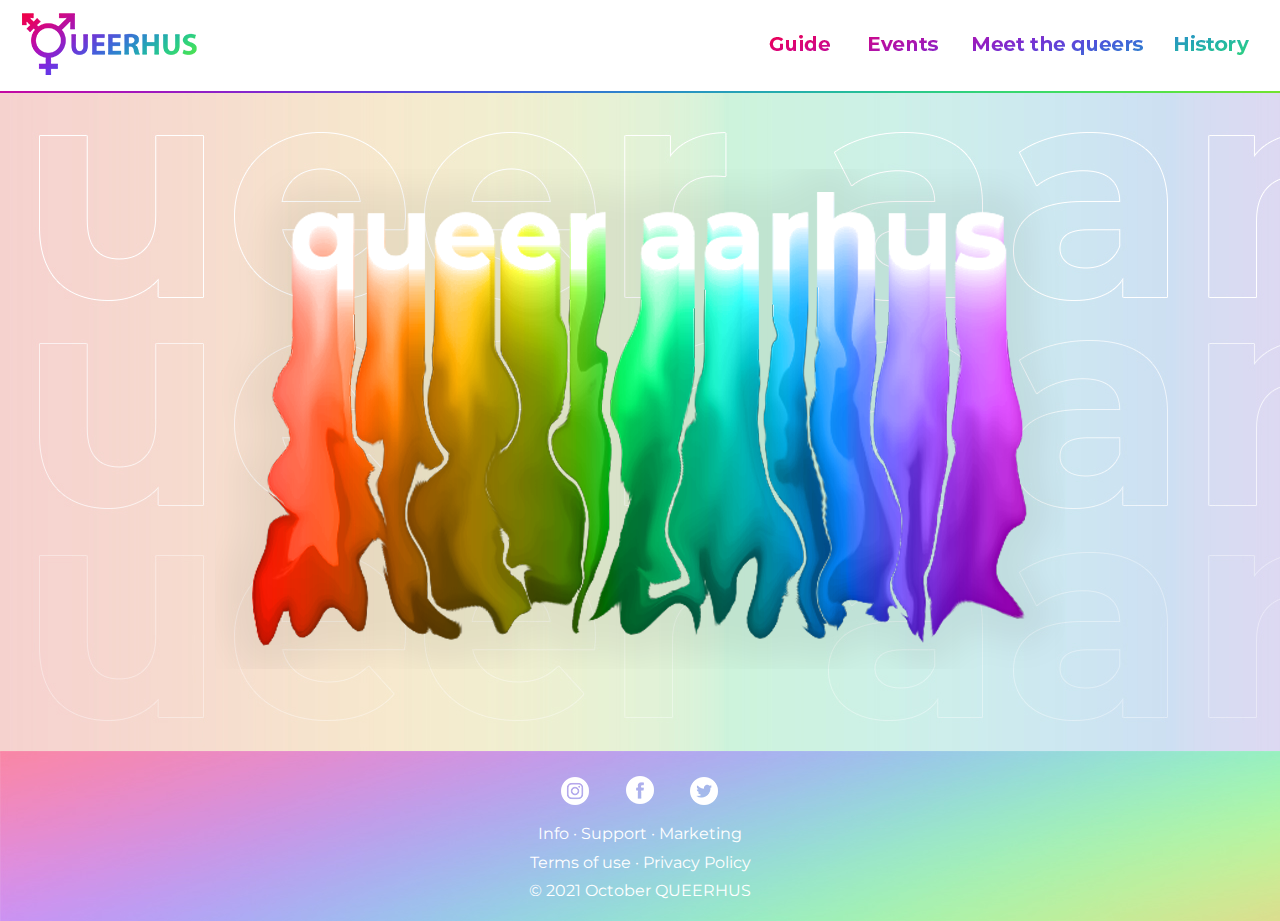
<file: index.html>
<!DOCTYPE html>
<html lang="en">

<head>

    <meta charset="UTF-8">
    <meta http-equiv="X-UA-Compatible" content="IE=edge">
    <meta name="viewport" content="width=device-width, initial-scale=1.0">
    <title>QUEERHUS</title>
    <link rel="stylesheet" href="styles.css">
    <link rel="icon" href="images/top-LOGO.png">
    <link rel="preconnect" href="https://fonts.googleapis.com">
    <link rel="preconnect" href="https://fonts.gstatic.com" crossorigin>
    <link href="https://fonts.googleapis.com/css2?family=Montserrat:wght@700&display=swap" rel="stylesheet">
    <meta name="viewport" content="width=device-width, initial-scale=1.0">
    <meta name="keywords"
        content="QEERHUS, LGBTQ+, LGBTQ, GAY, LESBIAN, QUEER, AARHUS, AARHUS LGBTQ+ PLACES, DENMARK, QUEER AARHUS, QUEERS, EVENTS, GAY EVENTS, LGBTQ EVENTS, MEET NEW PEOPLE">
       
    <meta name="description" content="LGBTQ+ AARHUS WEBISTE">
    
</head>

<body>

    <header>

        <div class="logo">
            <a href="index.html"> <img src="images/LOGO.png" alt="logo" class="logo"></a>
        </div>

        <nav>
            <a href="guide.html"> <img src="images/guide.png" alt="guide" class="guide"></a>
            <a href="events.html"> <img src="images/events.png" alt="events" class="events"></a>
            <a href="meet-the-queers.html"> <img src="images/meet-the-queers.png" alt="3" class="mtq"></a>
            <a href=""> <img src="images/history.png" alt="logo"></a>
            <a href=""> <img src="images/blog.png" alt="logo" class="blog"></a>
            <a href=""> <img src="images/about-me.png" alt="logo" class="am"></a>

        </nav>

    </header>

    <div class="dline">
        <img src="images/line.png" alt="line">
    </div>

    <div class="mainart">
        <div>
            <img src="images/art.png" alt="art" class="art">
        </div>
    </div>

    <footer>
        <a href="index.html" class="footer-text">
            <div>
                <img src="images/footer-icons.png" alt="icons">
                <p>Info &#183; Support &#183; Marketing</p>
                <p>Terms of use &#183; Privacy Policy</p>
                <p>&#169; 2021 October QUEERHUS</p>
            </div>
        </a>
    </footer>



</body>

</html>
</file>
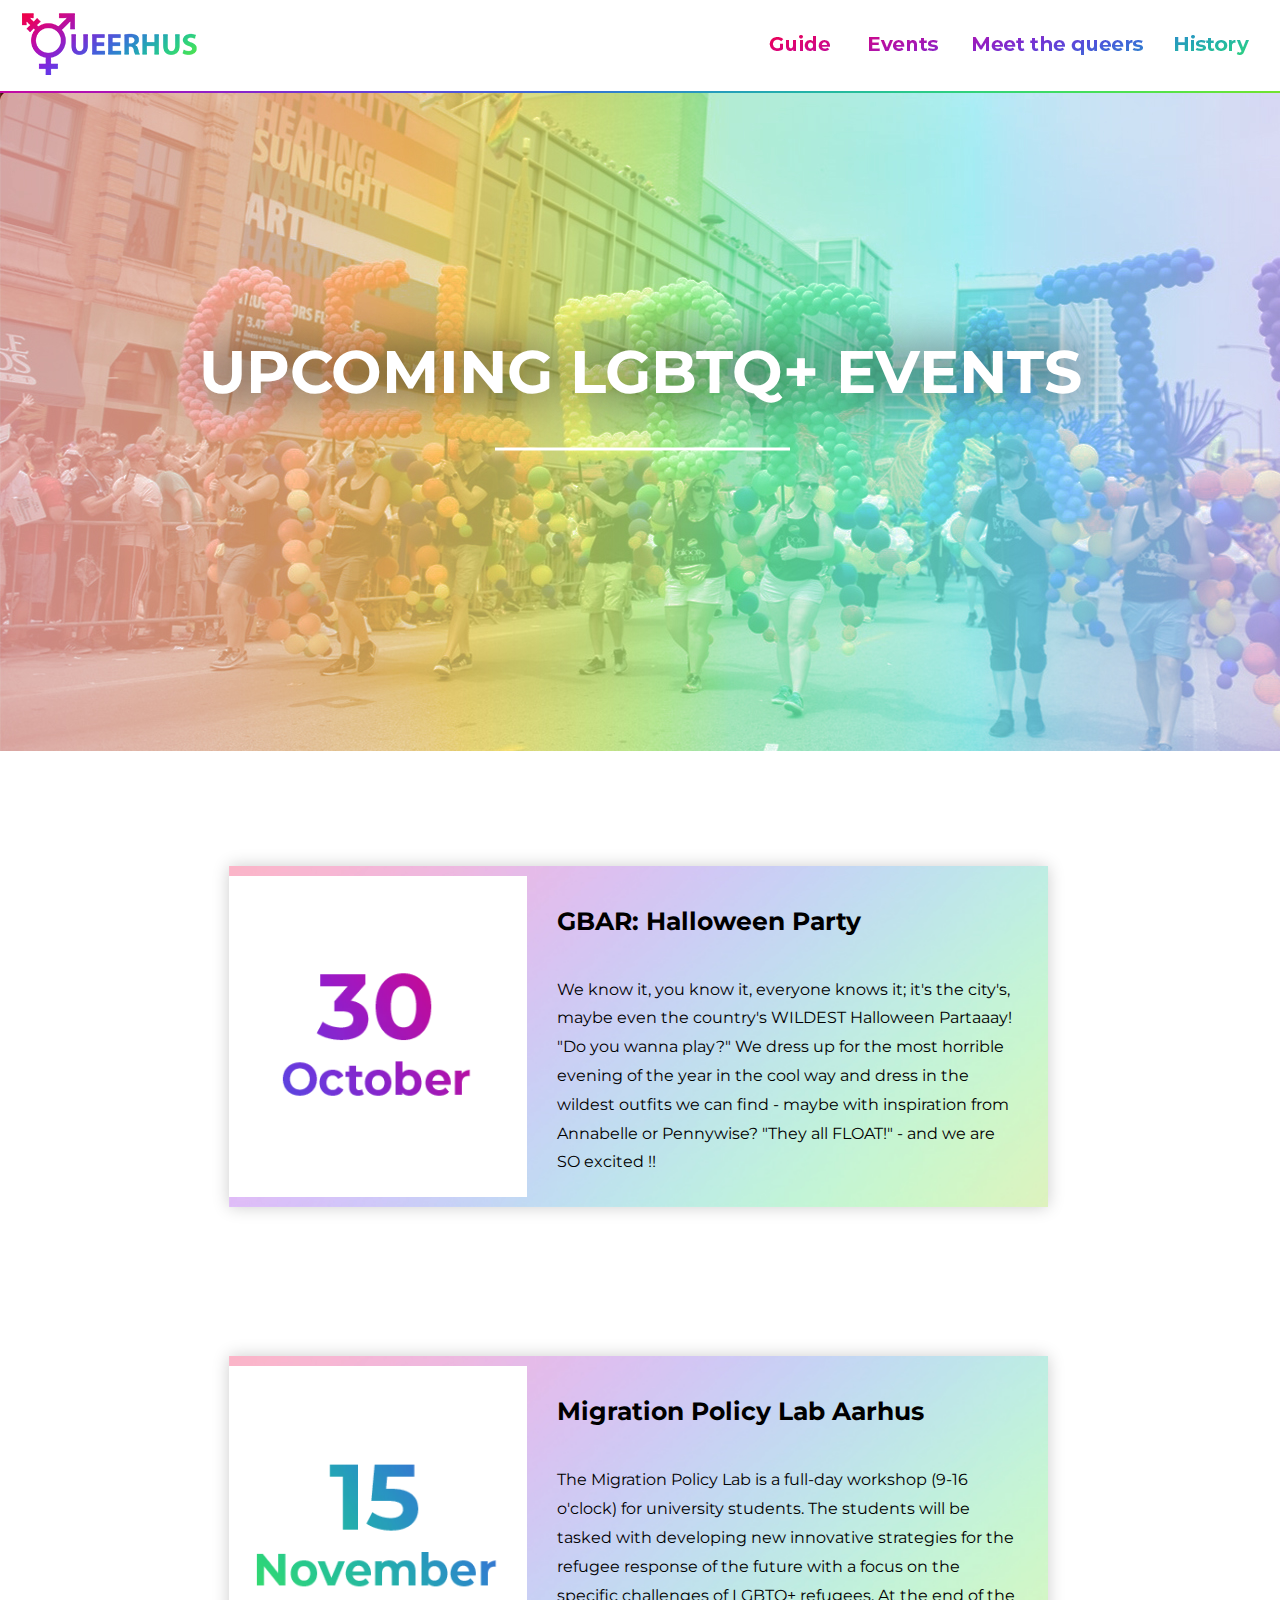
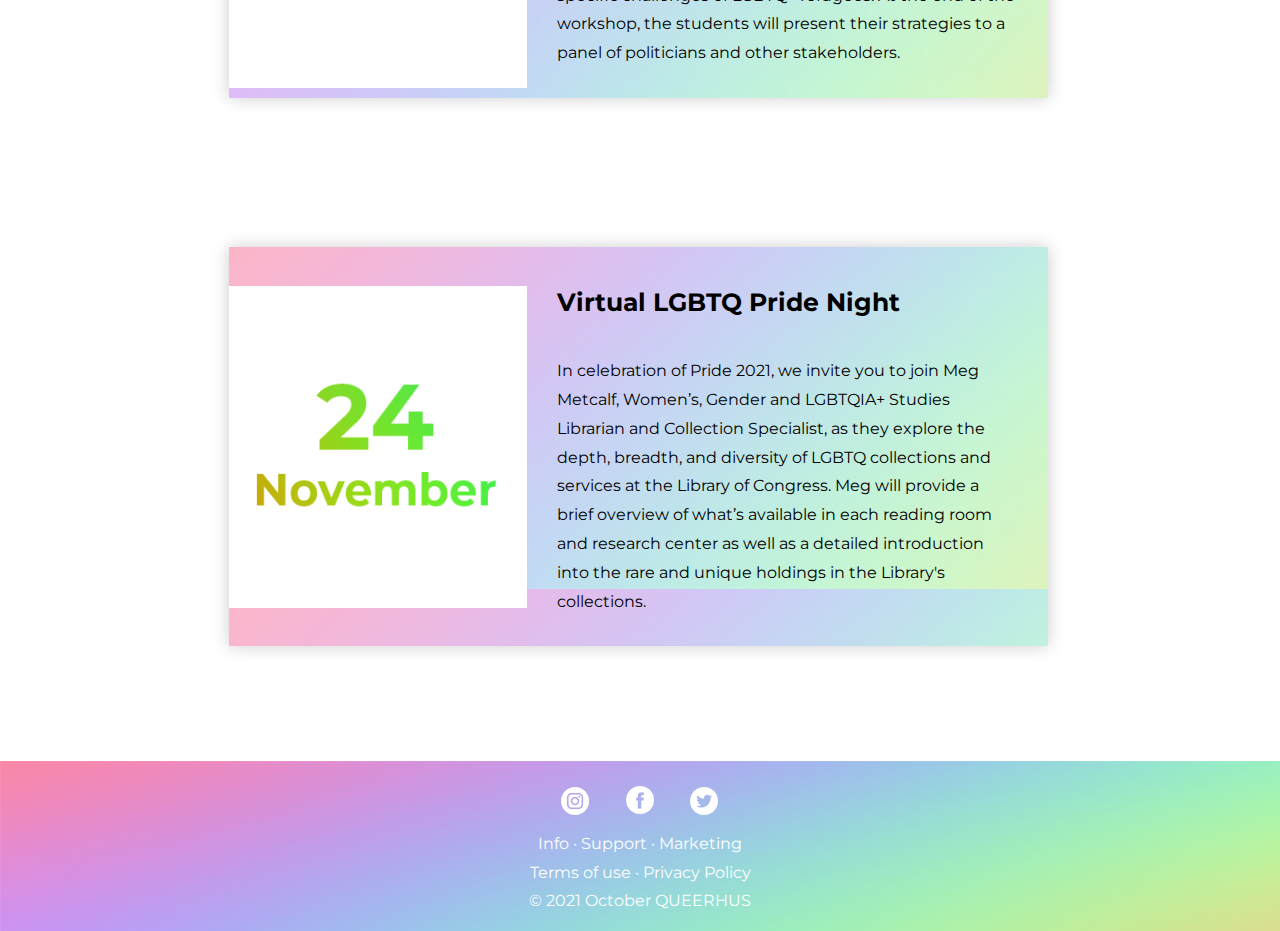
<file: events.html>
<!DOCTYPE html>
<html lang="en">

<head>
    <meta charset="UTF-8">
    <meta http-equiv="X-UA-Compatible" content="IE=edge">
    <meta name="viewport" content="width=device-width, initial-scale=1.0">
    <title>Guide</title>
    <link rel="stylesheet" href="styles.css">
    <link rel="icon" href="images/top-LOGO.png">
    <link rel="preconnect" href="https://fonts.googleapis.com">
    <link rel="preconnect" href="https://fonts.gstatic.com" crossorigin>
    <link href="https://fonts.googleapis.com/css2?family=Montserrat:wght@700&display=swap" rel="stylesheet">

    <link rel="preconnect" href="https://fonts.googleapis.com">
    <link rel="preconnect" href="https://fonts.gstatic.com" crossorigin>
    <link href="https://fonts.googleapis.com/css2?family=Montserrat&display=swap" rel="stylesheet">
    <meta name="viewport" content="width=device-width, initial-scale=1.0">
</head>

<body>
    <header>

        <div class="logo">
            <a href="index.html"> <img src="images/LOGO.png" alt="logo" class="logo"></a>
        </div>

        <nav>
            <a href="guide.html"><img src="images/guide.png" alt="guide" class="guide"></a>
            <a href="events.html"><img src="images/events.png" alt="events" class="events"></a>
            <a href="meet-the-queers.html"><img src="images/meet-the-queers.png" alt="3" class="mtq"></a>
            <a href=""><img src="images/history.png" alt="logo"></a>
            <a href=""><img src="images/blog.png" alt="logo" class="blog"></a>
            <a href=""><img src="images/about-me.png" alt="logo" class="am"></a>

        </nav>

    </header>

    <div class="dline">
        <img src="images/line.png" alt="line">
    </div>
    <section class="upcomingevents">

        <div class="guidetext">
            <h1>UPCOMING LGBTQ+ EVENTS</h1>
            <svg height="80" width="300">
                <g fill="none">
                    <path stroke="white" stroke-width="3" d="M5 20 l1000 0" />
                </g>
            </svg>
        </div>
    </section>

    <div class="events-cards">

        <div class="e-card">

            <div class="e-card-img">
                <a href="events.html" class="events-link">
                    <img src="images/events1card.png" alt="event-1" class="event-numbers">
                </a>
            </div>

            <div class="card-text">
                <h2 class="htext-details">GBAR: Halloween Party</h2>
                <p class="ptext-details">We know it, you know it, everyone knows it; it's the city's, maybe
                    even the country's WILDEST Halloween Partaaay!
                    "Do you wanna play?" We dress up for the most horrible evening
                    of the year in the cool way and dress in the wildest outfits we can
                    find - maybe with inspiration from Annabelle or Pennywise? "They
                    all FLOAT!" - and we are SO excited !!</p>
            </div>

        </div>

        <div class="e-card">
            <div class="e-card-img">
                <a href="events.html" class="events-link">
                    <img src="images/events2card.png" alt="event-1" class="event-numbers">
                </a>
            </div>
            <div class="card-text">
                <h2 class="htext-details">Migration Policy Lab Aarhus</h2>
                <p class="ptext-details">The Migration Policy Lab is a full-day workshop (9-16 o'clock) for
                    university students. The students will be tasked with developing
                    new innovative strategies for the refugee response of the future
                    with a focus on the specific challenges of LGBTQ+ refugees. At the
                    end of the workshop, the students will present their strategies to a
                    panel of politicians and other stakeholders.</p>
            </div>

        </div>

        <div class="e-card">
            <div class="e-card-img">
                <a href="events.html" class="events-link">
                    <img src="images/events3card.png" alt="event-1" class="event-numbers">
                </a>
            </div>
            <div class="card-text">
                <h2 class="htext-details">Virtual LGBTQ Pride Night</h2>
                <p class="ptext-details">In celebration of Pride 2021, we invite you to join Meg Metcalf,
                    Women’s, Gender and LGBTQIA+ Studies Librarian and Collection
                    Specialist, as they explore the depth, breadth, and diversity of
                    LGBTQ collections and services at the Library of Congress. Meg
                    will provide a brief overview of what’s available in each reading
                    room and research center as well as a detailed introduction into
                    the rare and unique holdings in the Library's collections.</p>
            </div>

        </div>
        

    </div>

    <footer>
        <a href="index.html" class="footer-text">
            <div>
                <img src="images/footer-icons.png" alt="icons">
                <p>Info &#183; Support &#183; Marketing</p>
                <p>Terms of use &#183; Privacy Policy</p>
                <p>&#169; 2021 October QUEERHUS</p>
            </div>
        </a>
    </footer>
</body>

</html>
</file>
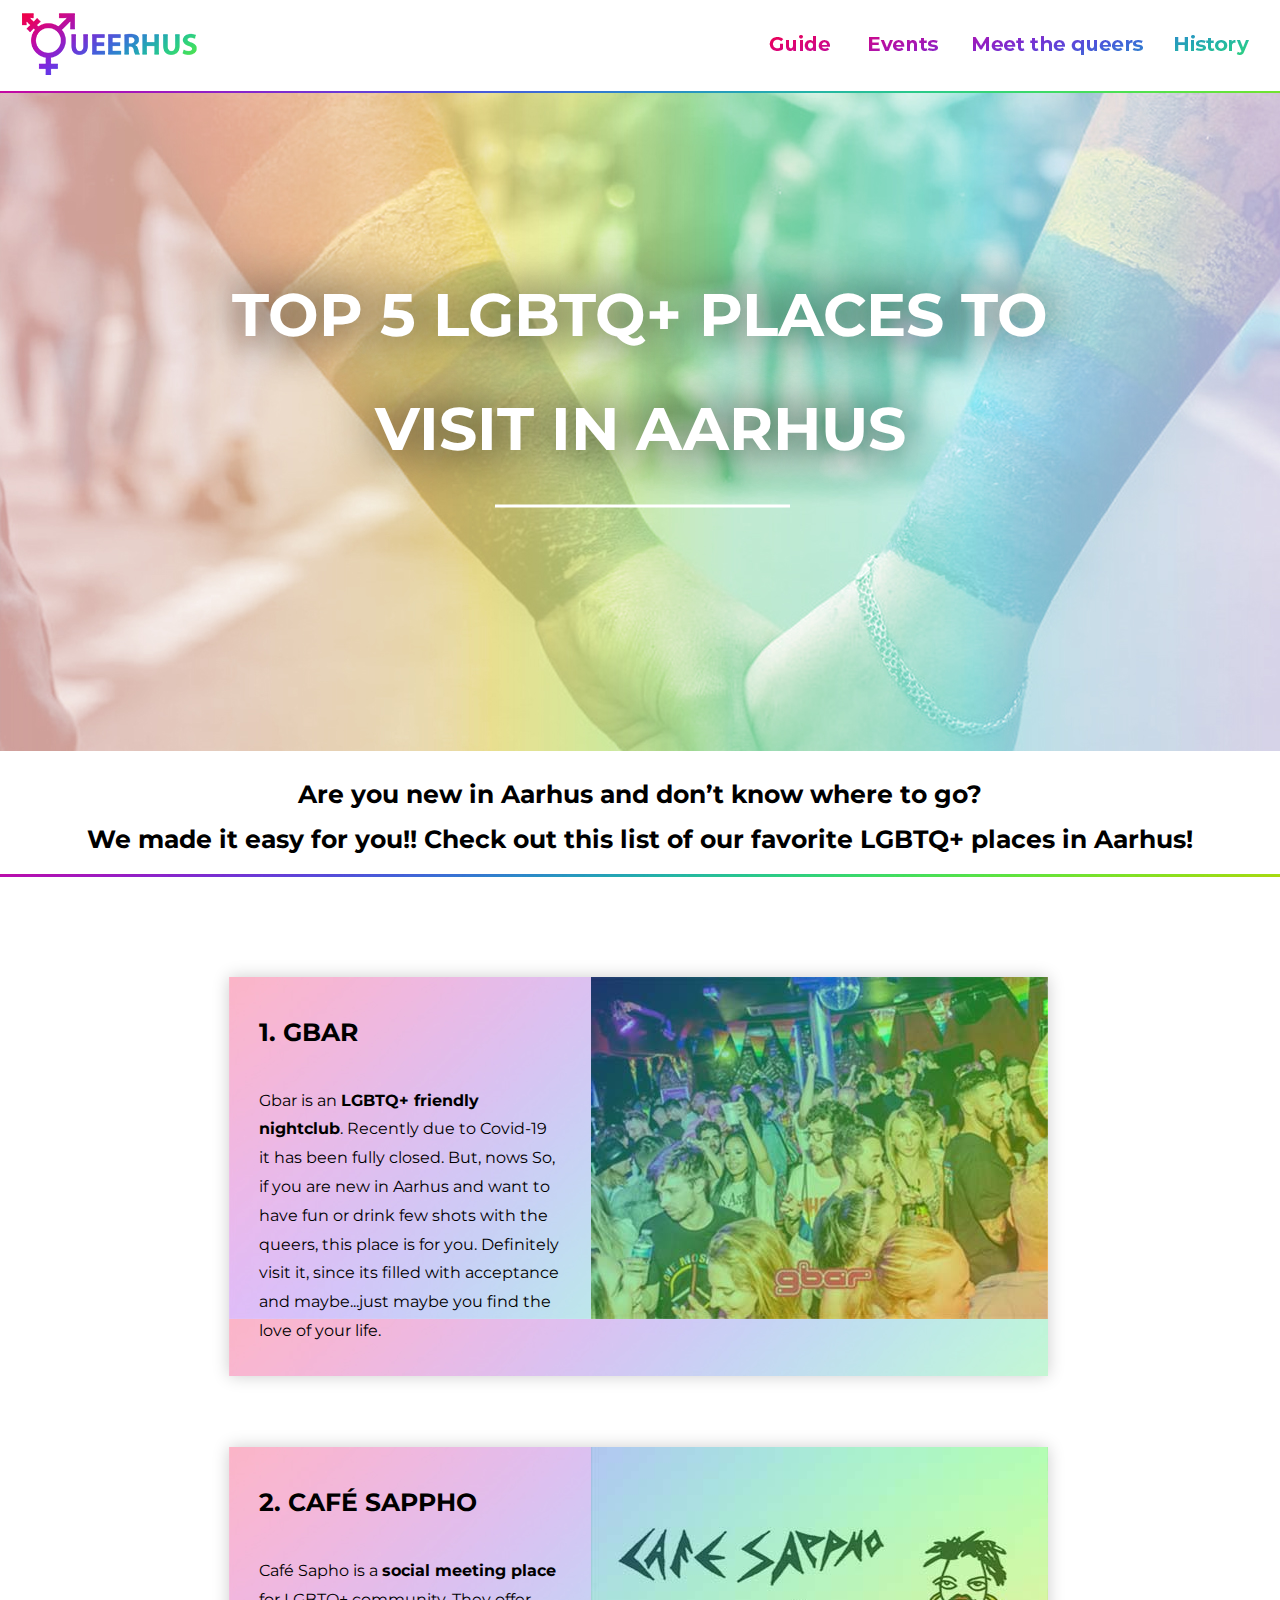
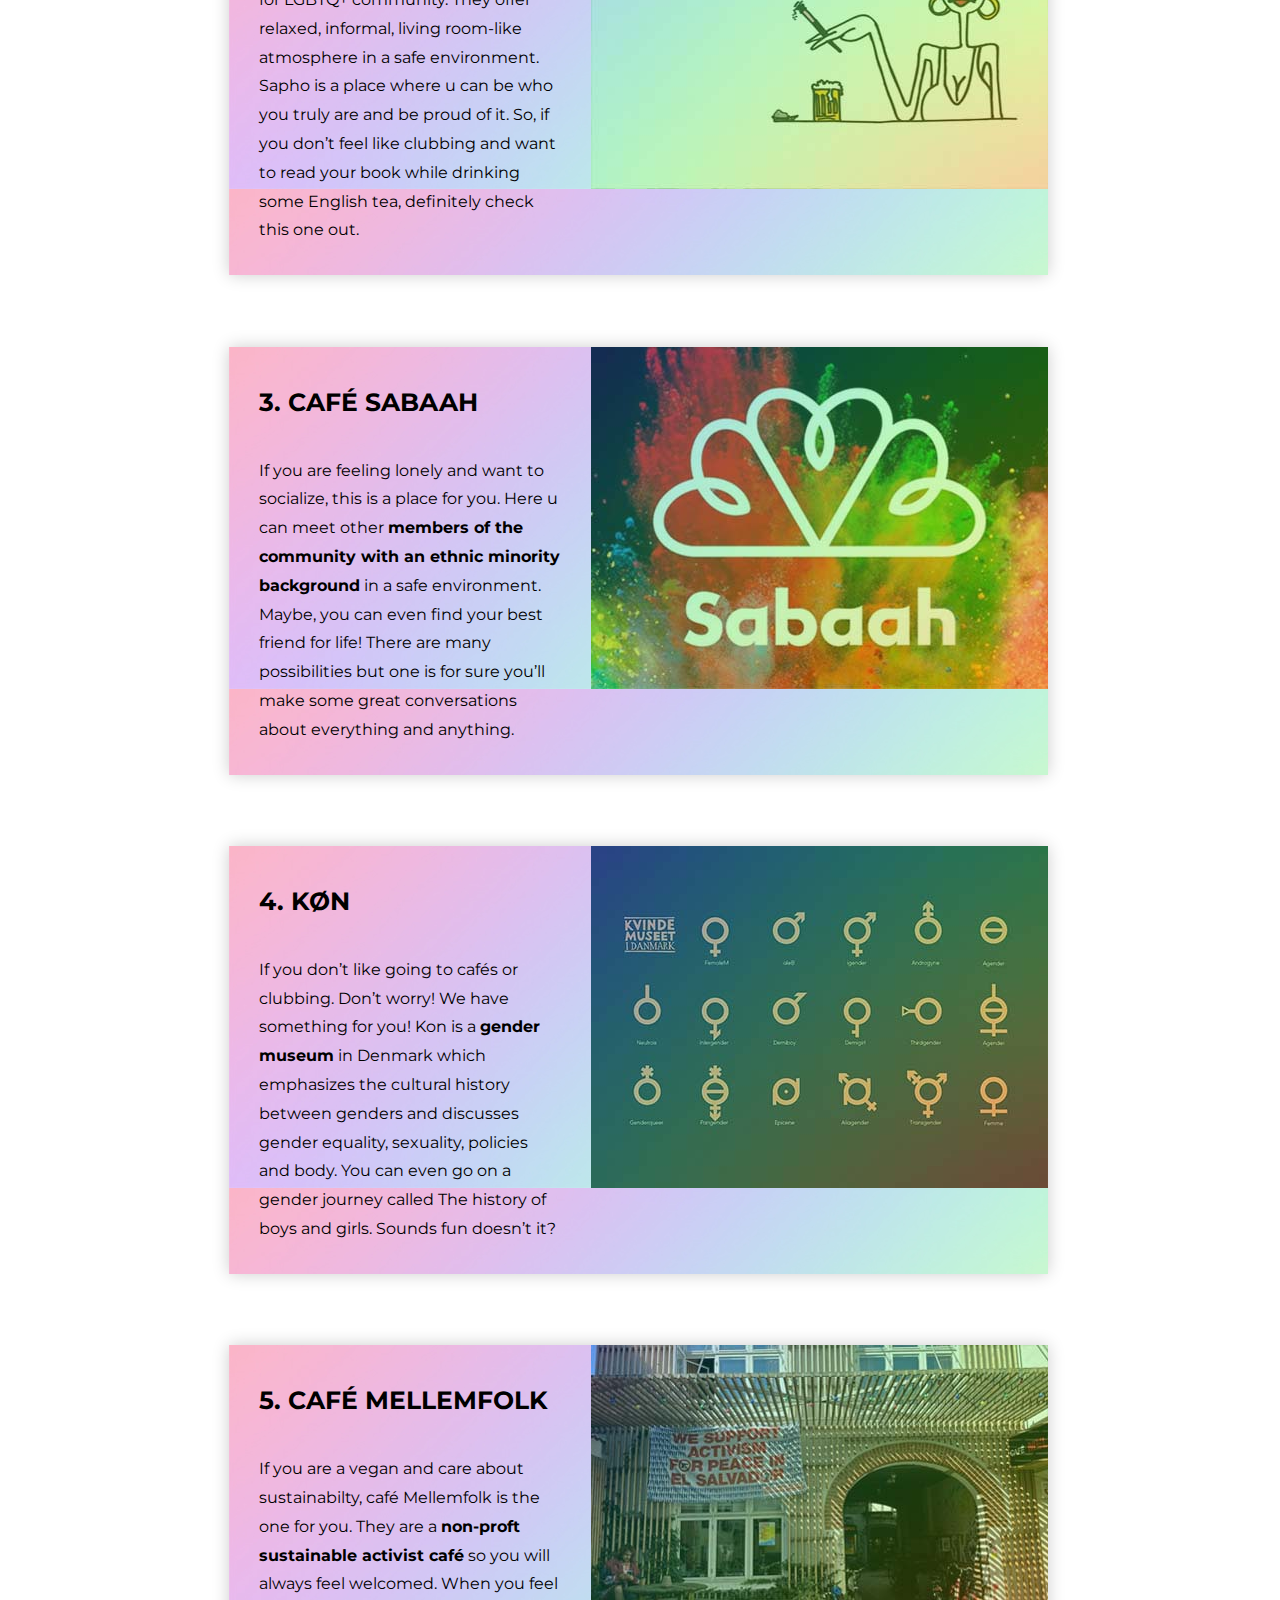
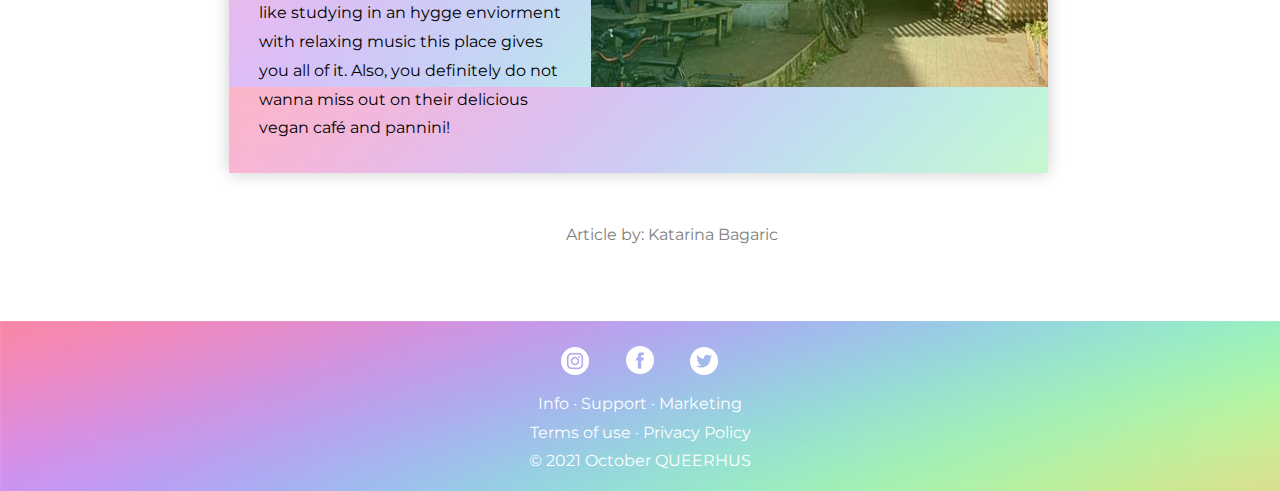
<file: guide.html>
<!DOCTYPE html>
<html lang="en">

<head>
    <meta charset="UTF-8">
    <meta http-equiv="X-UA-Compatible" content="IE=edge">
    <meta name="viewport" content="width=device-width, initial-scale=1.0">
    <title>Guide</title>
    <link rel="stylesheet" href="styles.css">
    <link rel="icon" href="images/top-LOGO.png">
    <link rel="preconnect" href="https://fonts.googleapis.com">
    <link rel="preconnect" href="https://fonts.gstatic.com" crossorigin>
    <link href="https://fonts.googleapis.com/css2?family=Montserrat:wght@700&display=swap" rel="stylesheet">

    <link rel="preconnect" href="https://fonts.googleapis.com">
    <link rel="preconnect" href="https://fonts.gstatic.com" crossorigin>
    <link href="https://fonts.googleapis.com/css2?family=Montserrat&display=swap" rel="stylesheet">
    <meta name="viewport" content="width=device-width, initial-scale=1.0">
</head>

<body>
    <header>

        <div class="logo">
            <a href="index.html"> <img src="images/LOGO.png" alt="logo" class="logo"></a>
        </div>

        <nav>
            <a href="guide.html"><img src="images/guide.png" alt="guide" class="guide"></a>
            <a href="events.html"><img src="images/events.png" alt="events" class="events"></a>
            <a href="meet-the-queers.html"><img src="images/meet-the-queers.png" alt="3" class="mtq"></a>
            <a href=""><img src="images/history.png" alt="logo"></a>
            <a href=""><img src="images/blog.png" alt="logo" class="blog"></a>
            <a href=""><img src="images/about-me.png" alt="logo" class="am"></a>

        </nav>

    </header>

    <div class="dline">
        <img src="images/line.png" alt="line">
    </div>

    <section class="top10">

        <div class="guidetext">
            <h1>TOP 5 LGBTQ+ PLACES TO</h1>
            <H1>VISIT IN AARHUS</H1>
            <svg height="80" width="300">
                <g fill="none">
                    <path stroke="white" stroke-width="3" d="M5 20 l1000 0" />
                </g>
            </svg>
        </div>
    </section>

    <section class="summarytexts">
        <div>
            <h2>Are you new in Aarhus and don’t know where to go?</h2>
            <h2>We made it easy for you!! Check out this list of our favorite LGBTQ+ places in Aarhus!</h2>
            <img src="images/halfline.jpg" alt="halflines">
        </div>
    </section>



    <div class="guide-cards">

        <div class="g-card">

            <div class="card-text">

                <h2 class="htext-details"><a href="https://www.facebook.com/Ilovegbar/" class="guide-link">1. GBAR</a>
                </h2>

                <p class="ptext-details">Gbar is an <b> LGBTQ+ friendly nightclub</b>. Recently
                    due to Covid-19 it has been fully closed. But, nows
                    So, if you are new in Aarhus and want to have fun or
                    drink few shots with the queers, this place is for you.
                    Definitely visit it, since its filled with acceptance and
                    maybe...just maybe you find the love of your life.</p>
            </div>
            <div class="g-card-img">
                <img src="images/gbarpicture.jpg" alt="GBAR">
            </div>

        </div>


        <div class="g-card">
            <div class="card-text">

                <h2 class="htext-details"> <a href="https://www.sapphoaarhus.dk/" class="guide-link"> 2. CAFÉ SAPPHO
                    </a></h2>

                <p class="ptext-details">Café Sapho is a <b>social meeting place</b> for LGBTQ+
                    community. They offer relaxed, informal, living
                    room-like atmosphere in a safe environment. Sapho
                    is a place where u can be who you truly are and be
                    proud of it. So, if you don’t feel like clubbing and
                    want to read your book while drinking some English
                    tea, definitely check this one out.</p>
            </div>
            <div class="g-card-img">
                <img src="images/saphhopicture.jpg" alt="GBAR">
            </div>
        </div>
        <div class="g-card">
            <div class="card-text">

                <h2 class="htext-details"> <a href="https://sabaah.dk/" class="guide-link">
                        3. CAFÉ SABAAH </a></h2>

                <p class="ptext-details">If you are feeling lonely and want to socialize,
                    this is a place for you. Here u can meet other <b>
                        members of the community with an ethnic minority
                        background</b> in a safe environment. Maybe, you can
                    even find your best friend for life! There are many
                    possibilities but one is for sure you’ll make some
                    great conversations about everything and anything.</p>
            </div>
            <div class="g-card-img">
                <img src="images/sabaahpicture.jpg" alt="GBAR">
            </div>
        </div>
        <div class="g-card">
            <div class="card-text">
                <h2 class="htext-details"> <a href="https://konmuseum.dk/" class="guide-link"> 4. KØN </a> </h2>

                <p class="ptext-details">If you don’t like going to cafés or clubbing. Don’t
                    worry! We have something for you! Kon is a <b>gender
                        museum</b> in Denmark which emphasizes the cultural
                    history between genders and discusses gender
                    equality, sexuality, policies and body. You can even
                    go on a gender journey called The history of boys
                    and girls. Sounds fun doesn’t it? </p>
            </div>
            <div class="g-card-img">
                <img src="images/konpicture.jpg" alt="GBAR">
            </div>
        </div>
        <div class="g-card">
            <div class="card-text">

                <h2 class="htext-details"><a href="https://www.ms.dk/mellemfolk" class="guide-link">5. CAFÉ MELLEMFOLK
                    </a></h2>

                <p class="ptext-details">If you are a vegan and care about sustainabilty, café
                    Mellemfolk is the one for you. They are a <b>non-proft
                        sustainable activist café</b> so you will always feel
                    welcomed. When you feel like studying in an hygge
                    enviorment with relaxing music this place gives you
                    all of it. Also, you definitely do not wanna miss out
                    on their delicious vegan café and pannini!</p>
            </div>
            <div class="g-card-img">
                <img src="images/mellemfolkpicture.jpg" alt="GBAR">
            </div>

        </div>
        <div class="written-box">
            <div>
            <p class="written">Article by: Katarina Bagaric</p>
        </div>
        </div>

    </div>

    <footer>
        <a href="index.html" class="footer-text">
            <div>
                <img src="images/footer-icons.png" alt="icons">
                <p>Info &#183; Support &#183; Marketing</p>
                <p>Terms of use &#183; Privacy Policy</p>
                <p>&#169; 2021 October QUEERHUS</p>
            </div>
        </a>
    </footer>

</body>

</html>
</file>
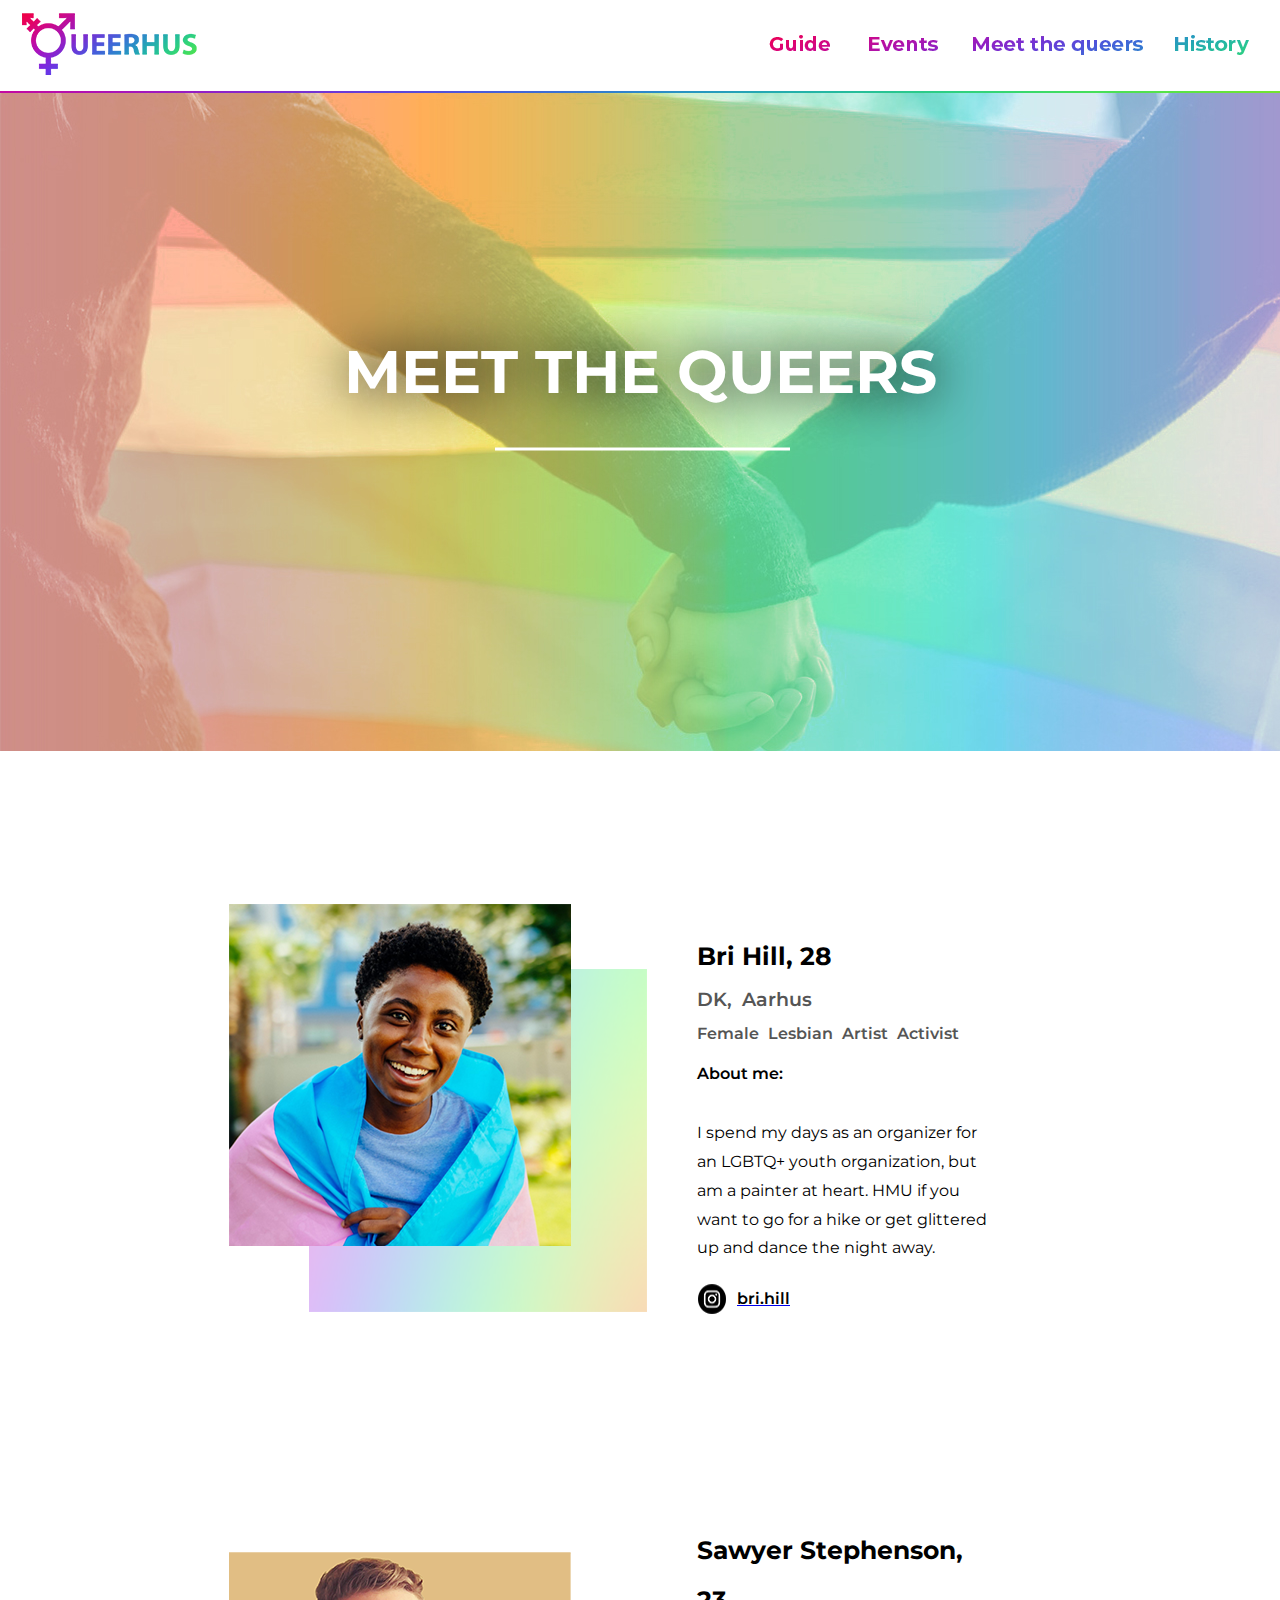
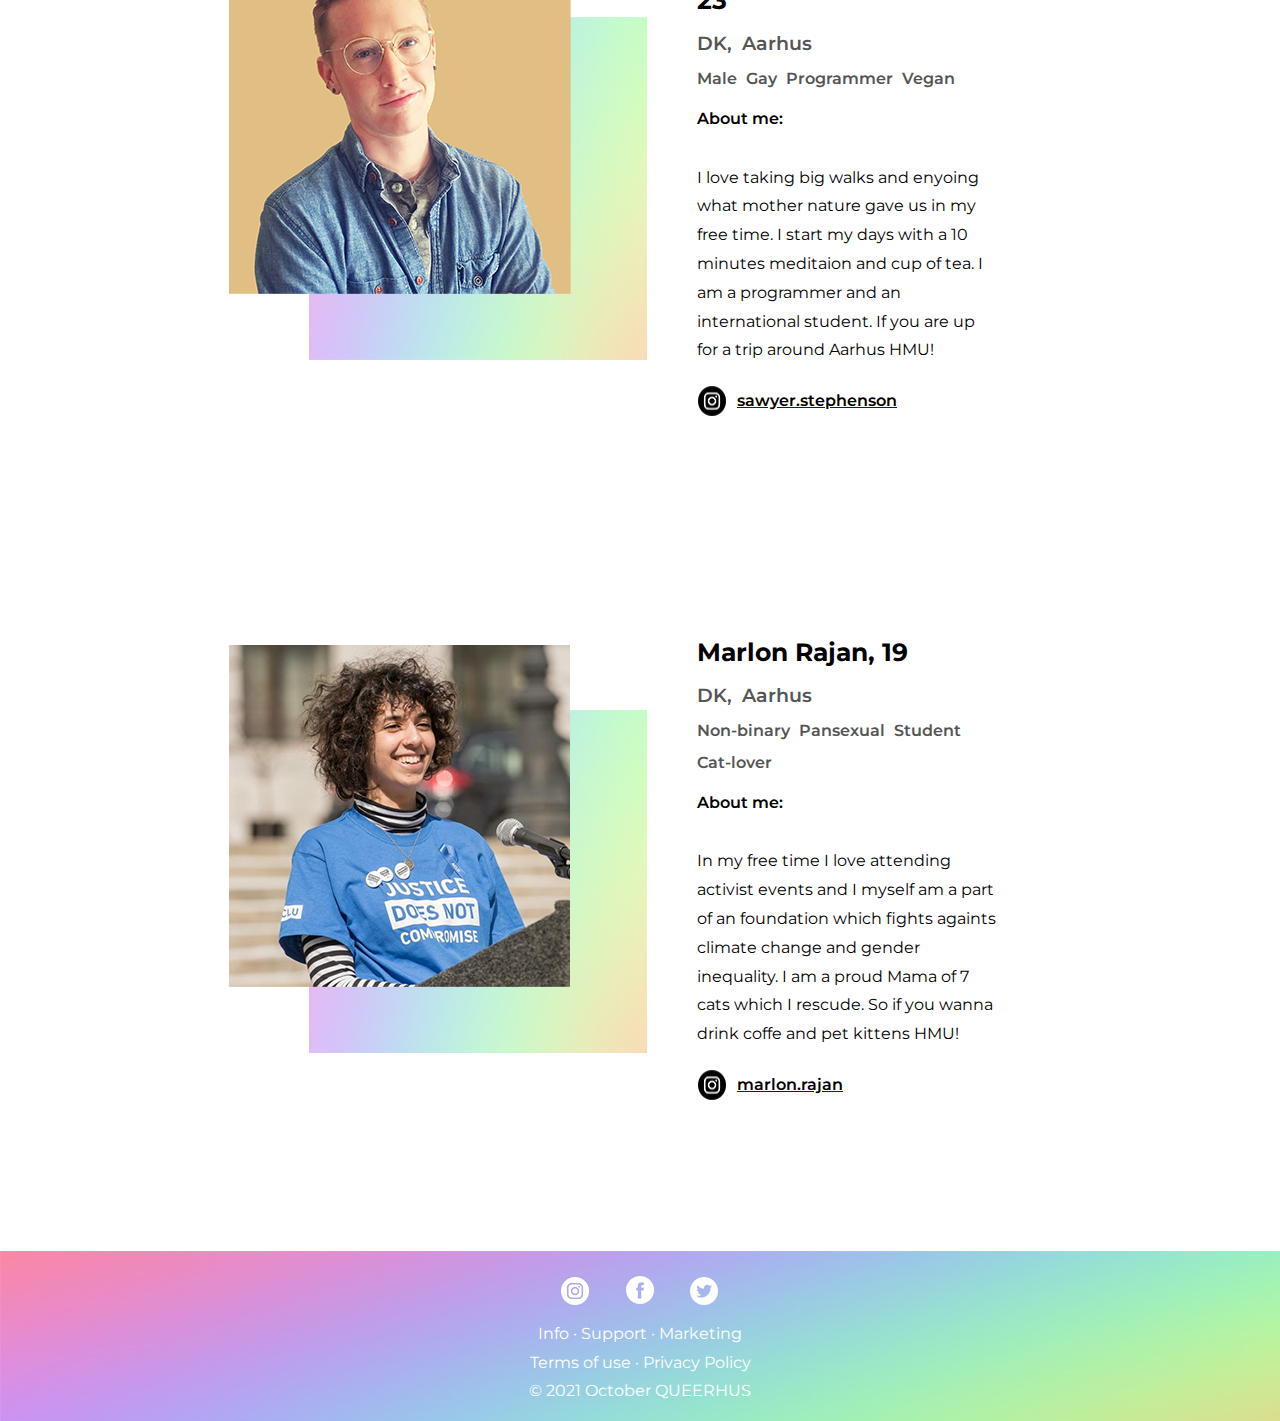
<file: meet-the-queers.html>
<!DOCTYPE html>
<html lang="en">

<head>
    <meta charset="UTF-8">
    <meta http-equiv="X-UA-Compatible" content="IE=edge">
    <meta name="viewport" content="width=device-width, initial-scale=1.0">
    <title>Guide</title>
    <link rel="stylesheet" href="styles.css">
    <link rel="icon" href="images/top-LOGO.png">
    <link rel="preconnect" href="https://fonts.googleapis.com">
    <link rel="preconnect" href="https://fonts.gstatic.com" crossorigin>
    <link href="https://fonts.googleapis.com/css2?family=Montserrat:wght@700&display=swap" rel="stylesheet">

    <link rel="preconnect" href="https://fonts.googleapis.com">
    <link rel="preconnect" href="https://fonts.gstatic.com" crossorigin>
    <link href="https://fonts.googleapis.com/css2?family=Montserrat&display=swap" rel="stylesheet">

    <link rel="preconnect" href="https://fonts.googleapis.com">
    <link rel="preconnect" href="https://fonts.gstatic.com" crossorigin>
    <link href="https://fonts.googleapis.com/css2?family=Montserrat:wght@500;600&display=swap" rel="stylesheet">
    <meta name="viewport" content="width=device-width, initial-scale=1.0">
</head>

<body>
    <header>

        <div class="logo">
            <a href="index.html"> <img src="images/LOGO.png" alt="logo" class="logo"></a>
        </div>

        <nav>
            <a href="guide.html"><img src="images/guide.png" alt="guide" class="guide"></a>
            <a href="events.html"><img src="images/events.png" alt="events" class="events"></a>
            <a href="meet-the-queers.html"><img src="images/meet-the-queers.png" alt="3" class="mtq"></a>
            <a href=""><img src="images/history.png" alt="logo"></a>
            <a href=""><img src="images/blog.png" alt="logo" class="blog"></a>
            <a href=""><img src="images/about-me.png" alt="logo" class="am"></a>

        </nav>

    </header>

    <div class="dline">
        <img src="images/line.png" alt="line">
    </div>
    <section class="meet-the-queerstop">

        <div class="guidetext">
            <h1>MEET THE QUEERS</h1>
            <svg height="80" width="300">
                <g fill="none">
                    <path stroke="white" stroke-width="3" d="M5 20 l1000 0" />
                </g>
            </svg>
        </div>
    </section>

    <section class="queer-cards">

        <div class="q-card">
            <div class="q-card-img">
                <img src="images/queer1.png" alt="queer1" class="queer-img">
            </div>
            <div class="qcard-text">
                <h2 class="htext-details">Bri Hill, 28</h2>
                <h3>DK, Aarhus</h3>
                <h4>Female Lesbian Artist Activist</h4>
                <p class="about-me">About me:</p>
                <p class="ptext-details">I spend my days as an organizer for an LGBTQ+ youth organization,
                    but am a painter at heart. HMU if you want to go for a hike or get
                    glittered up and dance the night away. </p>
                <a href="https://www.instagram.com/" class="instalink">
                    <div class="instagram">
                        <img src="images/instagramq.png" alt="icon">
                        <h4 class="insta-text">bri.hill</h4>
                    </div>
                </a>
            </div>
        </div>

        <div class="q-card">
            <div class="q-card-img">
                <img src="images/queer2.png" alt="queer1" class="queer-img">
            </div>
            <div class="qcard-text">
                <h2 class="htext-details">Sawyer Stephenson, 23</h2>
                <h3>DK, Aarhus</h3>
                <h4>Male Gay Programmer Vegan </h4>
                <p class="about-me">About me:</p>
                <p class="ptext-details">I love taking big walks and enyoing what mother nature gave us
                    in my free time. I start my days with a 10 minutes meditaion and cup
                    of tea. I am a programmer and an international student. If you are
                    up for a trip around Aarhus HMU!</p>

                <a href="https://www.instagram.com/" class="instalink">
                    <div class="instagram">
                        <img src="images/instagramq.png" alt="icon">
                        <h4 class="insta-text">sawyer.stephenson</h4>

                    </div>
                </a>

            </div>
        </div>


        <div class="q-card">
            <div class="q-card-img">
                <img src="images/queer3.png" alt="queer1" class="queer-img">
            </div>
            <div class="qcard-text">
                <h2 class="htext-details">Marlon Rajan, 19</h2>
                <h3>DK, Aarhus</h3>
                <h4>Non-binary Pansexual Student Cat-lover</h4>
                <p class="about-me">About me:</p>
                <p class="ptext-details">In my free time I love attending activist events and I myself am
                    a part of an foundation which fights againts climate change and
                    gender inequality. I am a proud Mama of 7 cats which I rescude.
                    So if you wanna drink coffe and pet kittens HMU!
                </p>
                <a href="https://www.instagram.com/" class="instalink">
                    <div class="instagram">
                        <img src="images/instagramq.png" alt="icon">
                        <h4 class="insta-text">marlon.rajan</h4>
                    </div>
                </a>
            </div>
        </div>

    </section>

    <footer>
        <a href="index.html" class="footer-text">
            <div>
                <img src="images/footer-icons.png" alt="icons">
                <p>Info &#183; Support &#183; Marketing</p>
                <p>Terms of use &#183; Privacy Policy</p>
                <p>&#169; 2021 October QUEERHUS</p>
            </div>
        </a>
    </footer>

</body>

</html>
</file>
<file: styles.css>
* {
    margin: 0%;
    padding: 0%;
    font-family: 'Montserrat', sans-serif;
}



body {
    position: relative;
    width: 100%;
    height: 100vh;
}

.blog {
    position: relative;
    top: 1px;
}

.mtq {
    position: relative;
    top: 1px;
}

.guide {
    position: relative;
    top: -2px;
}

.events {
    position: relative;
    top: -1px;
}

.am {
    position: relative;
    top: -1px;
}

.logo {
    position: relative;
    top: -28px;
    right: -5px;
}

header {
    display: flex;
    height: 90px;
    background-color: white;
    width: 90%;
}

nav {
    position: relative;
    left: 550px;
    top: -5px;
}

.mainart {
    background-image: url(images/background.jpg);
    background-repeat: no-repeat;
    height: 660px;
    display: flex;
    justify-content: center;
    align-items: center;
}

.dline {
    position: relative;
    height: 1px;
    top: -12px;

}

footer {
    background-image: url(images/footer.jpg);
    background-repeat: no-repeat;
    height: 170px;
    text-align: center;
    display: flex;
    justify-content: center;
    align-items: center;
}

p {
    font-family: 'Montserrat', sans-serif;
    color: white;
    line-height: 1.8;

}

::-webkit-scrollbar {
    display: none;
}

.footer-text {
    text-decoration: none;
}

.art:hover{
    height: 600px;
}

/*guide article*/

.top10 {
    background-image: url(images/article\ 1\ background.jpg);
    background-repeat: repeat;
    text-align: center;
    height: 660px;
    display: flex;
    justify-content: center;
    align-items: center;

}

.guidetext {
    color: white;
    line-height: 1.9;
    font-family: 'Montserrat', sans-serif;
    font-size: 30px;
    text-shadow: 0px 0px 50px #000000;
}

h2 {
    line-height: 1.8;
    font-weight: 400;
    font-size: 25px;
    font-weight: bold;
}

.summarytexts {
    text-align: center;
    display: flex;
    justify-content: center;
    align-items: center;
    height: 150px;
}


.guide-cards {
    display: grid;
    justify-content: center;
    align-items: center;
    height: 280vh;
    width: 80%;
    position: relative;
    right: -205px;
    margin-top: 40px;
    margin-bottom: 60px;
}


.g-card {
    background-image: url(images/guideblocks.jpg);
    background-repeat: repeat;
    box-shadow: 0 0rem 1rem rgba(0, 0, 0, 0.2);
    display: flex;
    margin: 1.5rem;
    overflow: hidden;
    width: 80%;
}

.card-text {
    text-align: left;
    padding: 30px;
    width: 60%;
}

.ptext-details {
    color: #000;
    margin-top: 30px;
    font-weight: normal;

}

.htext-details {
    color: black;
    line-height: 2;
    font-weight: bold;
}

.g-card-img {
    max-width: 100%;
    display: flex;
    justify-content: right;
    align-items: center;
    height: 1%;
}

.guide-link:link,
.guide-link:visited {
    color: black;
    text-decoration: none;
}

.guide-link:hover,
.guide-link:active {
    text-decoration: none;
    color: white;
}


/*Events article*/

.upcomingevents {
    background-image: url(images/article2background.jpg);
    background-repeat: no-repeat;
    text-align: center;
    height: 660px;
    display: flex;
    justify-content: center;
    align-items: center;
}

.events-cards {
    display: grid;
    justify-content: center;
    align-items: center;
    height: 170vh;
    width: 80%;
    position: relative;
    right: -205px;
    margin-top: 40px;
    margin-bottom: 40px;
}

.e-card {
    background-image: url(images/eventsbackg.png.jpg);
    background-repeat: repeat;
    box-shadow: 0 0rem 1rem rgba(0, 0, 0, 0.2);
    display: flex;
    margin: 1.5rem;
    overflow: hidden;
    width: 80%;
}

.e-card-img {
    max-width: 100%;
    display: flex;
    justify-content: left;
    align-items: center;

}

.event-numbers {
    max-width: 99%;

}
.written{
    color: gray;
}

.written-box{
    
    display: flex;
    align-items: center;
    justify-content: center;
position: relative;
left: -45px;
}
.events-link:link,
.events-link:visited {
    background-color: white;
    text-decoration: none;
}

.events-link:hover,
.events-link:active {

    background-color: rgba(255, 255, 255, 0.486);
}

/*meet the queers*/

.meet-the-queerstop {
    background-image: url(images/meet-the-queerstopimage.jpg);
    background-repeat: no-repeat;
    text-align: center;
    height: 660px;
    display: flex;
    justify-content: center;
    align-items: center;
}

.queer-cards {
    display: grid;
    justify-content: center;
    align-items: center;
    height: 220vh;
    width: 80%;
    position: relative;
    right: -205px;
    margin-top: 60px;
    margin-bottom: 60px;
}

.q-card {
    background-color: white;
    background-repeat: repeat;
    display: flex;
    margin: 1.5rem;
    overflow: hidden;
    width: 80%;
}

.q-card-img {
    max-width: 100%;
    display: flex;
    justify-content: left;
    align-items: center;
}

.qcard-text {
    text-align: left;
    padding: 50px;
    margin-top: 30px;
    width: 70%;
}

h3,
h4 {
    line-height: 2.0;
    color: rgb(85, 85, 85);

    font-weight: 600;
    word-spacing: 5px;
}

.instagram {
    margin-top: 20px;
    display: flex;
}

.insta-text {
    color: black;
    position: relative;
    right: -10px;

}

.about-me {
    color: black;
    margin-top: 10px;
    font-weight: 600;
}

.instalink:hover,
.instalink:active {
    text-decoration: none;
}
</file>
